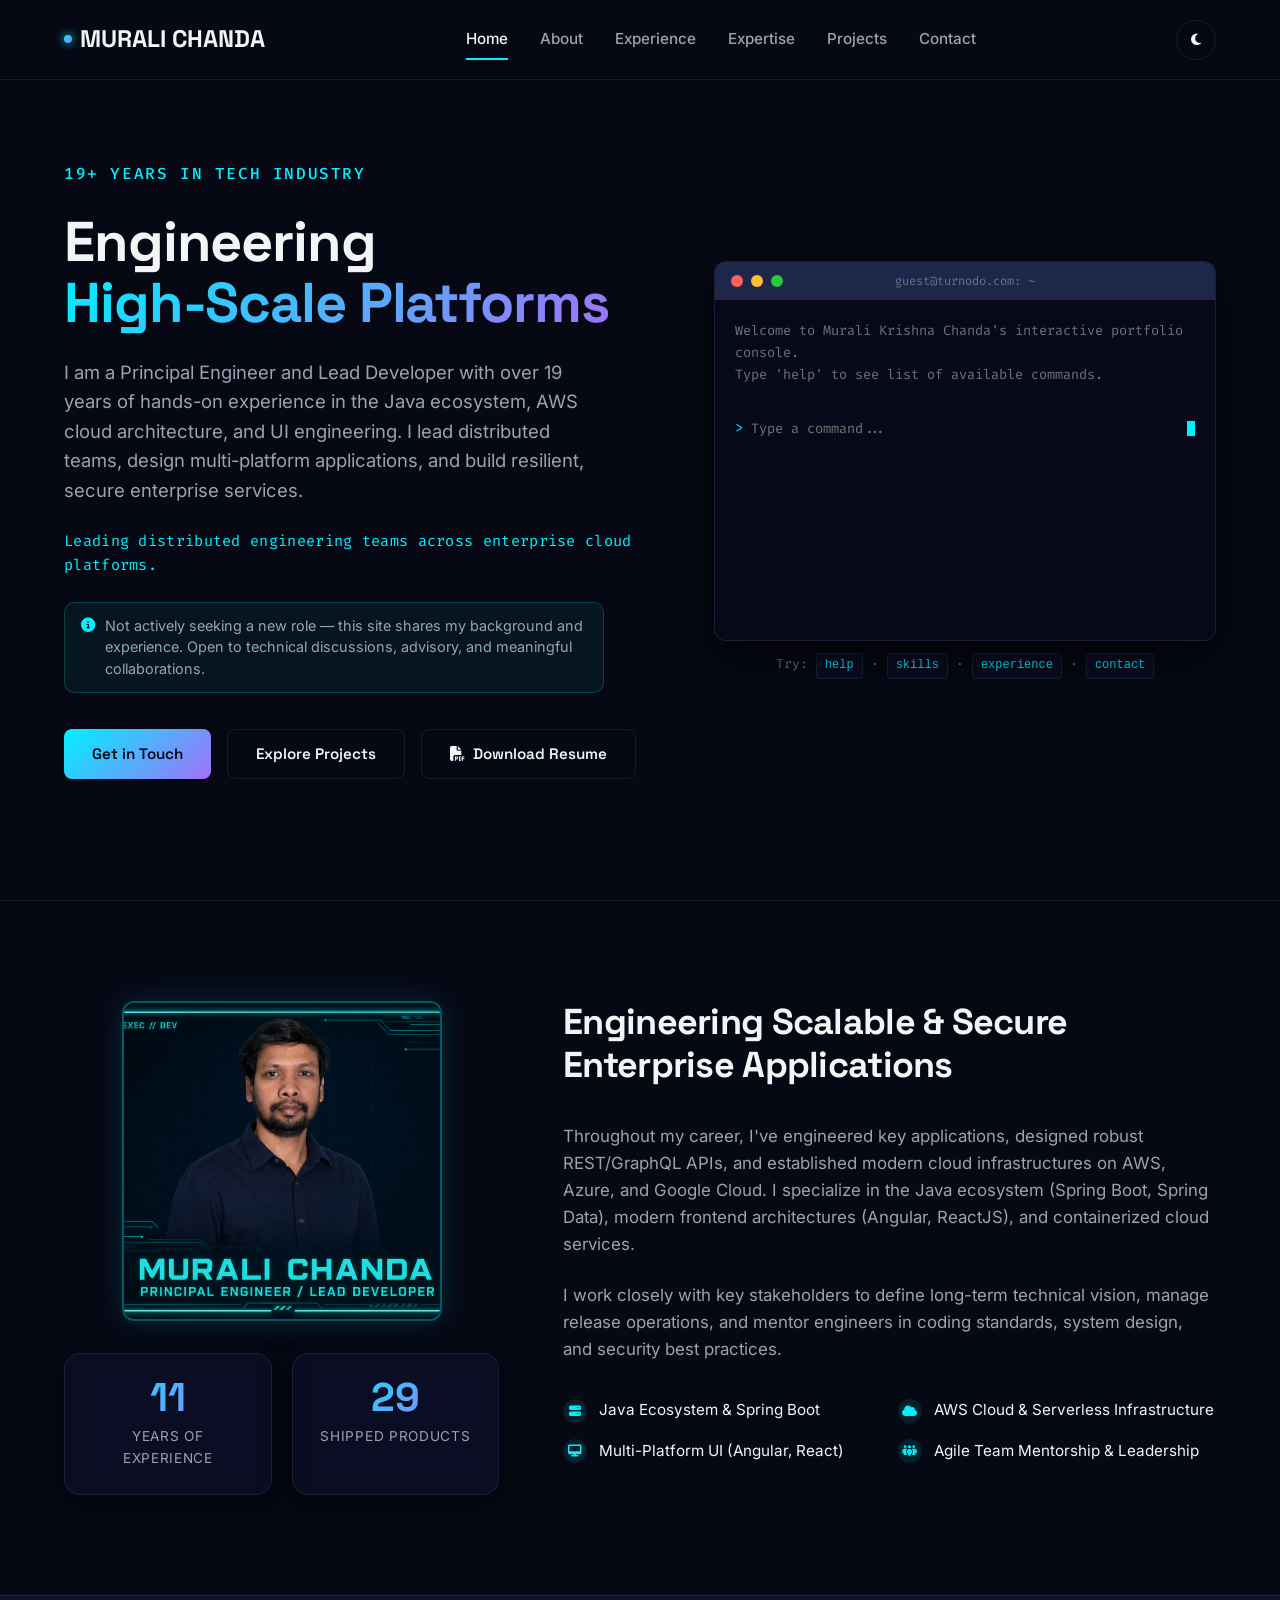
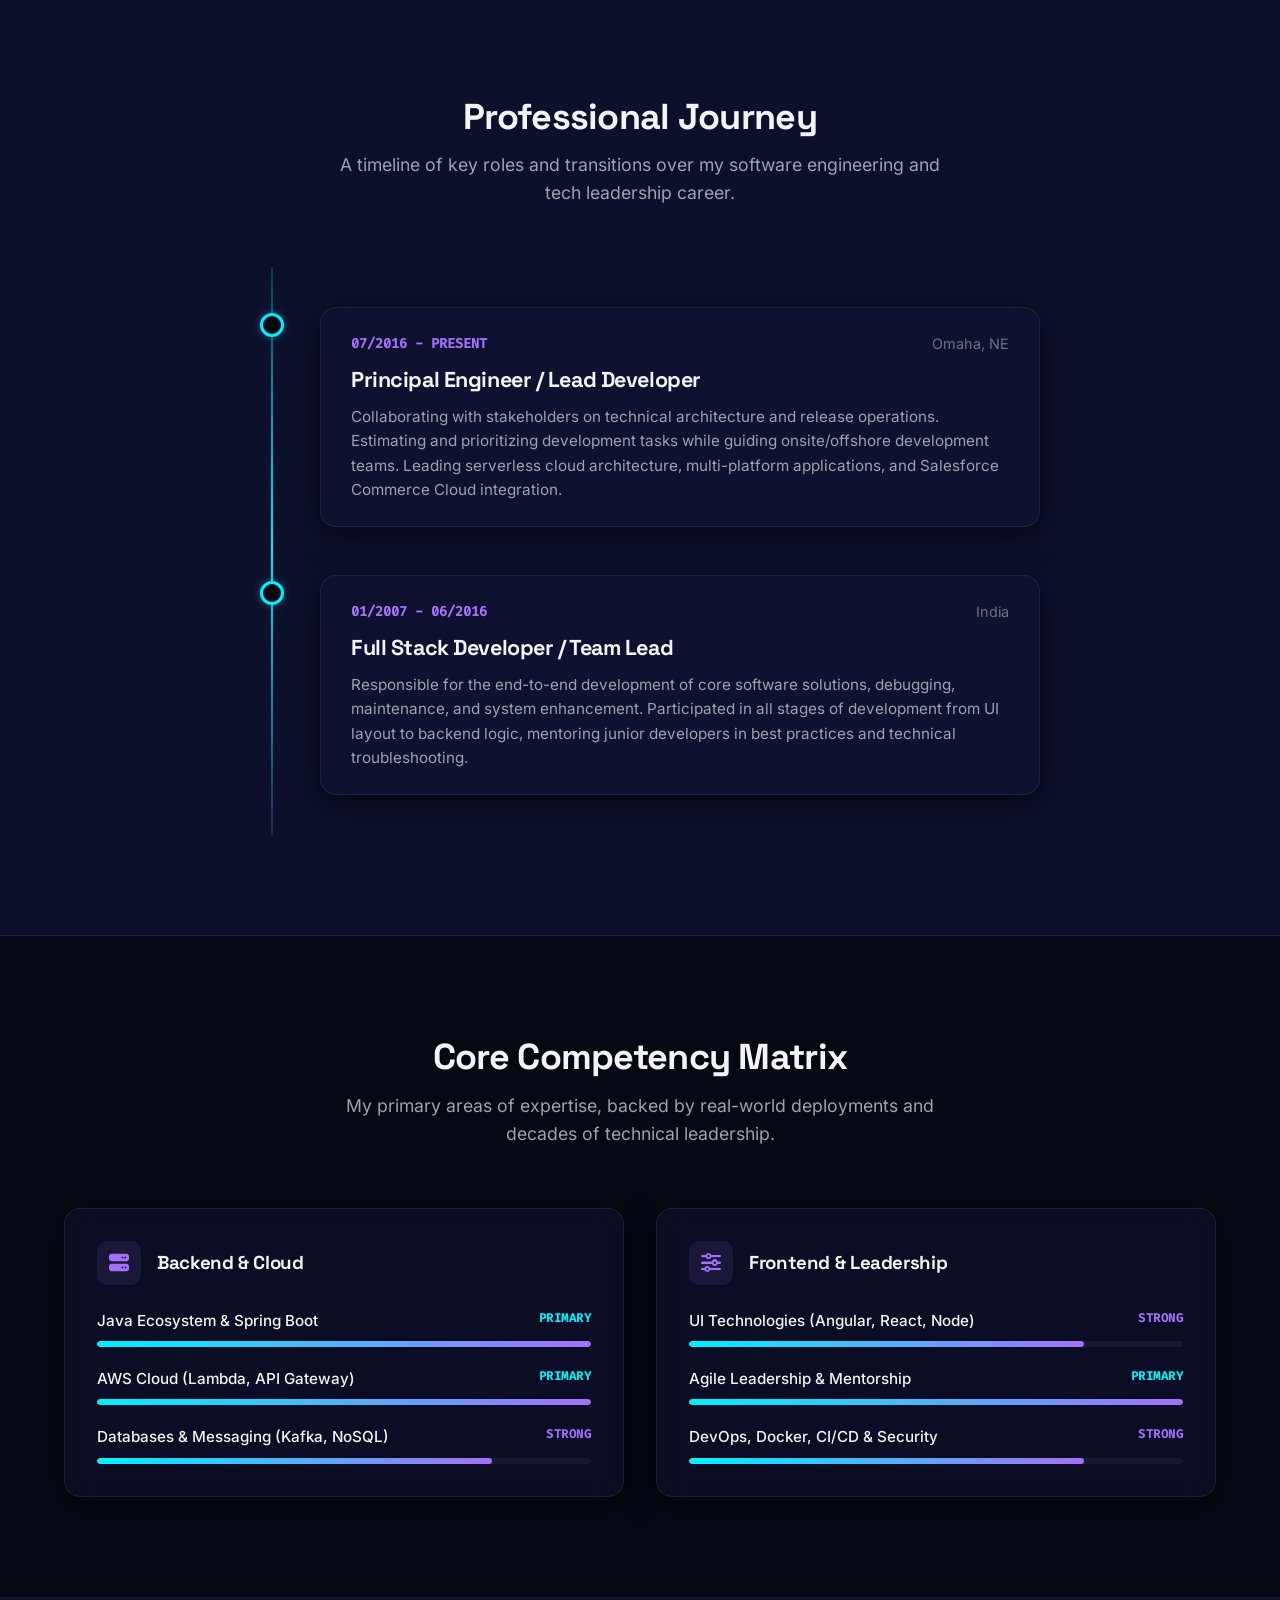
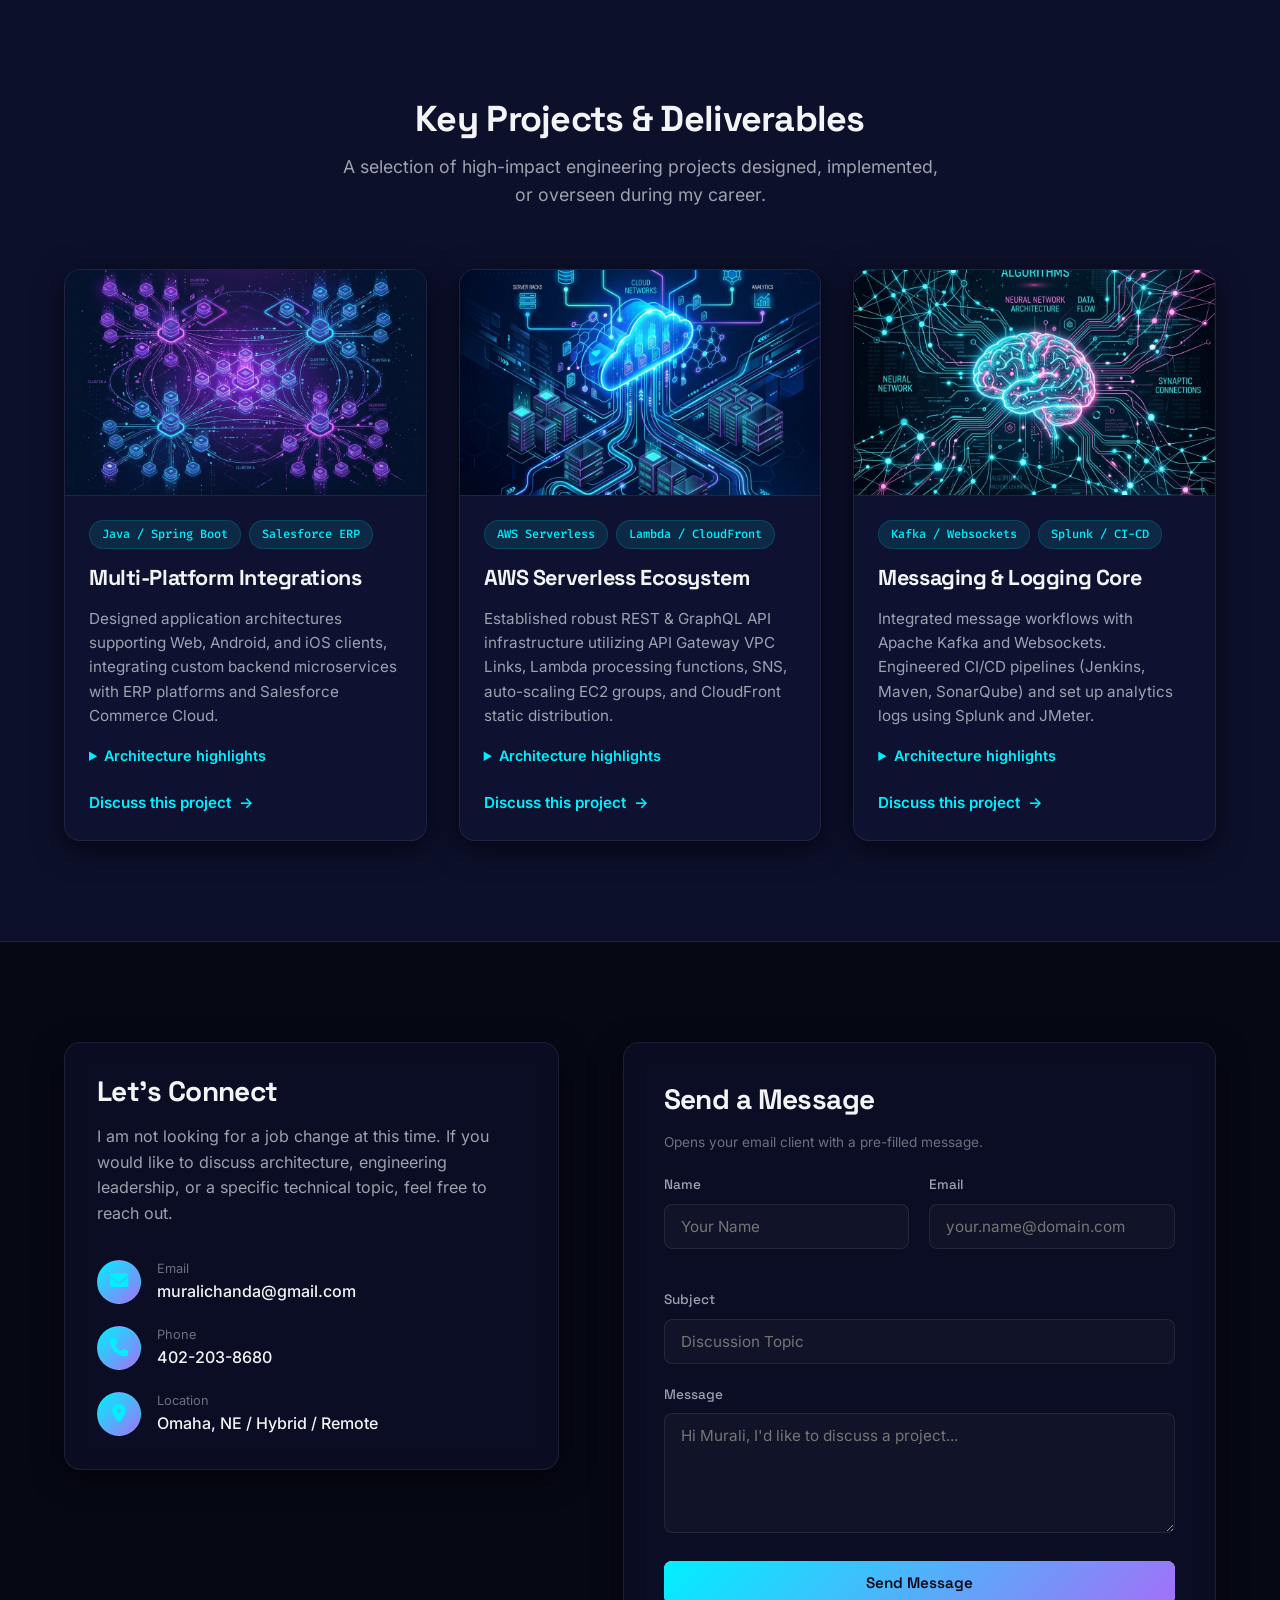
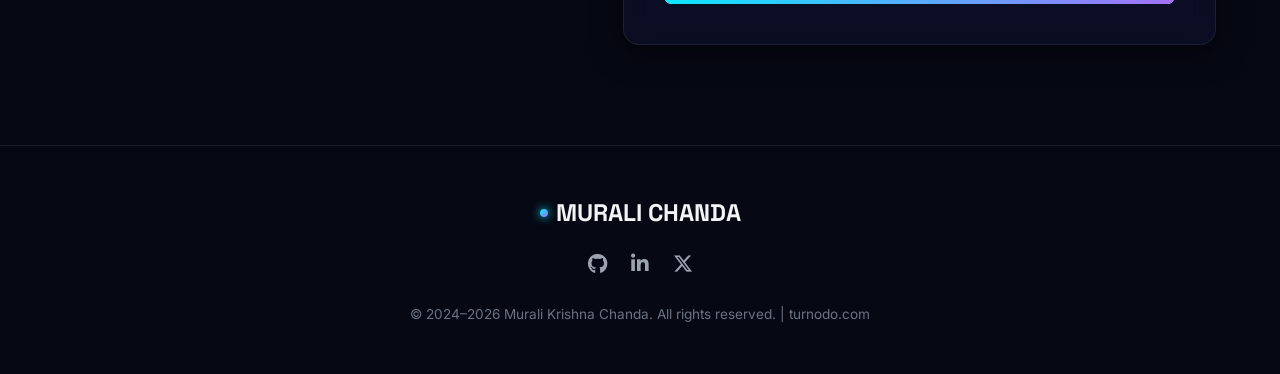
<file: index.html>
<!DOCTYPE html>
<html lang="en" data-theme="dark">
<head>
  <meta charset="UTF-8">
  <meta name="viewport" content="width=device-width, initial-scale=1.0">
  <title>Murali Krishna Chanda | Principal Engineer & Lead Developer</title>
  <meta name="description" content="Personal portfolio of Murali Krishna Chanda, a veteran principal engineer and lead developer with 19+ years of experience engineering high-scale Java systems, AWS cloud setups, and leading teams.">
  <meta name="theme-color" content="#060814">
  <link rel="canonical" href="https://turnodo.com/">

  <!-- Open Graph -->
  <meta property="og:type" content="website">
  <meta property="og:url" content="https://turnodo.com/">
  <meta property="og:title" content="Murali Krishna Chanda | Principal Engineer & Lead Developer">
  <meta property="og:description" content="Principal engineer and lead developer with 19+ years building high-scale Java systems, AWS cloud platforms, and distributed engineering teams.">
  <meta property="og:image" content="https://turnodo.com/assets/avatar.png">

  <!-- Twitter / X -->
  <meta name="twitter:card" content="summary_large_image">
  <meta name="twitter:site" content="@muralichanda">
  <meta name="twitter:title" content="Murali Krishna Chanda | Principal Engineer & Lead Developer">
  <meta name="twitter:description" content="Principal engineer and lead developer with 19+ years building high-scale Java systems, AWS cloud platforms, and distributed engineering teams.">
  <meta name="twitter:image" content="https://turnodo.com/assets/avatar.png">

  <link rel="icon" href="favicon.svg" type="image/svg+xml">
  <link rel="apple-touch-icon" href="assets/avatar.png">

<link rel="stylesheet" href="css/fonts.css">
<link rel="stylesheet" href="css/style.css">

<link rel="stylesheet" href="https://cdnjs.cloudflare.com/ajax/libs/font-awesome/6.4.0/css/all.min.css" integrity="sha512-iecdLmaskl7CVkqkXNQ/ZH/XLlvWZOJyj7Yy7tcenmpD1ypASozpmT/E0iPtmFIB46ZmdtAc9eNBvH0H/ZpiBw==" crossorigin="anonymous" referrerpolicy="no-referrer">

  <script type="application/ld+json">
  {
    "@context": "https://schema.org",
    "@type": "Person",
    "name": "Murali Krishna Chanda",
    "jobTitle": "Principal Engineer & Lead Developer",
    "url": "https://turnodo.com",
    "email": "muralichanda@gmail.com",
    "address": {
      "@type": "PostalAddress",
      "addressLocality": "Omaha",
      "addressRegion": "NE",
      "addressCountry": "US"
    },
    "sameAs": [
      "https://github.com/muralichanda",
      "https://www.linkedin.com/in/muralichanda/",
      "https://x.com/muralichanda"
    ]
  }
  </script>
  <meta name="author" content="Murali Krishna Chanda">
  <meta name="robots" content="index, follow">
  <meta name="keywords" content="Murali Krishna Chanda, Principal Engineer, Portfolio, Java, AWS, Cloud, Software Engineer">
</head>
<body>

  <a href="#main-content" class="skip-link">Skip to main content</a>

  <!-- -------------------------------------------------------------
       Navbar Header
  ------------------------------------------------------------- -->
  <header class="navbar" id="navbar" role="banner">
    <div class="container">
      <a href="#home" class="logo" id="logo-link">
        <span class="logo-dot bg-gradient-accent"></span>
        MURALI CHANDA
      </a>
      
      <nav class="nav-menu" id="nav-menu" role="navigation" aria-label="Main navigation">
        <a href="#home" class="nav-link active" aria-label="Home">Home</a>
        <a href="#about" class="nav-link" aria-label="About">About</a>
        <a href="#experience" class="nav-link" aria-label="Experience">Experience</a>
        <a href="#skills" class="nav-link" aria-label="Expertise">Expertise</a>
        <a href="#portfolio" class="nav-link" aria-label="Projects">Projects</a>
        <a href="#contact" class="nav-link" aria-label="Contact">Contact</a>
      </nav>
      
      <div class="nav-actions">
        <button class="theme-toggle-btn" id="theme-toggle" aria-label="Toggle theme">
          <i class="fa-solid fa-moon moon-icon"></i>
          <i class="fa-solid fa-sun sun-icon"></i>
        </button>
        
        <button class="mobile-nav-toggle" id="mobile-nav-toggle" aria-label="Toggle mobile menu" aria-expanded="false" aria-controls="nav-menu">
          <i class="fa-solid fa-bars"></i>
        </button>
      </div>
    </div>
  </header>

  <main id="main-content">

  <!-- -------------------------------------------------------------
       Hero Section
  ------------------------------------------------------------- -->
  <section class="hero-section" id="home">
    <div class="hero-bg"></div>
    <div class="container">
      <div class="hero-grid">
        <div class="hero-content">
          <span class="hero-pretitle">19+ YEARS IN TECH INDUSTRY</span>
          <h1 class="hero-title">Engineering <br><span class="text-gradient">High-Scale Platforms</span></h1>
          <p class="hero-description">
            I am a Principal Engineer and Lead Developer with over 19 years of hands-on experience in the Java ecosystem, AWS cloud architecture, and UI engineering. I lead distributed teams, design multi-platform applications, and build resilient, secure enterprise services.
          </p>
          <p class="hero-proof">Leading distributed engineering teams across enterprise cloud platforms.</p>
          <p class="availability-notice" role="note">
            <i class="fa-solid fa-circle-info" aria-hidden="true"></i>
            Not actively seeking a new role — this site shares my background and experience. Open to technical discussions, advisory, and meaningful collaborations.
          </p>
          <div class="hero-buttons">
            <a href="#contact" class="btn btn-primary">Get in Touch</a>
            <a href="#portfolio" class="btn btn-secondary">Explore Projects</a>
            <a href="assets/resume.pdf" class="btn btn-secondary btn-resume" download>
              <i class="fa-solid fa-file-pdf" aria-hidden="true"></i> Download Resume
            </a>
          </div>
        </div>
        
        <div class="hero-terminal">
          <div class="terminal-window glass-panel">
            <div class="terminal-header">
              <div class="terminal-buttons">
                <span class="terminal-btn terminal-close"></span>
                <span class="terminal-btn terminal-minimize"></span>
                <span class="terminal-btn terminal-expand"></span>
              </div>
              <span class="terminal-title">guest@turnodo.com: ~</span>
            </div>
            <div class="terminal-body" id="terminal-body">
              <div class="terminal-welcome">
                Welcome to Murali Krishna Chanda's interactive portfolio console.<br>
                Type 'help' to see list of available commands.<br>&nbsp;
              </div>
              
              <div class="terminal-input-line">
                <span class="terminal-prompt">></span>
                <input type="text" id="terminal-input" placeholder="Type a command..." autocomplete="off" aria-label="Terminal command input">
                <span class="terminal-cursor" aria-hidden="true"></span>
              </div>
            </div>
          </div>
          <p class="terminal-hint">Try: <kbd>help</kbd> · <kbd>skills</kbd> · <kbd>experience</kbd> · <kbd>contact</kbd></p>
        </div>
      </div>
    </div>
  </section>

  <!-- -------------------------------------------------------------
       About / Profile Section
  ------------------------------------------------------------- -->
  <section class="about-section fade-in-section" id="about">
    <div class="container">
      <div class="about-grid">
        <div class="about-visual">
          <div class="profile-portrait">
            <div class="avatar-wrapper avatar-wrapper--portrait">
              <img src="assets/avatar.png" alt="Murali Krishna Chanda — Principal Engineer and Lead Developer" width="400" height="400" fetchpriority="high">
            </div>
          </div>
          <div class="stats-grid">
            <div class="stat-card glass-panel">
              <div class="stat-number text-gradient" id="years-stat" data-count="19">0+</div>
              <div class="stat-label">Years of Experience</div>
            </div>
            <div class="stat-card glass-panel">
              <div class="stat-number text-gradient" id="projects-stat" data-count="50">0+</div>
              <div class="stat-label">Shipped Products</div>
            </div>
          </div>
        </div>
        
        <div class="about-text">
          <h2 class="section-title">Engineering Scalable & Secure Enterprise Applications</h2>
          <p class="about-paragraph">
            Throughout my career, I've engineered key applications, designed robust REST/GraphQL APIs, and established modern cloud infrastructures on AWS, Azure, and Google Cloud. I specialize in the Java ecosystem (Spring Boot, Spring Data), modern frontend architectures (Angular, ReactJS), and containerized cloud services.
          </p>
          <p class="about-paragraph">
            I work closely with key stakeholders to define long-term technical vision, manage release operations, and mentor engineers in coding standards, system design, and security best practices.
          </p>
          
          <div class="about-bullet-grid">
            <div class="about-bullet">
              <span class="about-bullet-icon"><i class="fa-solid fa-server"></i></span>
              <span>Java Ecosystem & Spring Boot</span>
            </div>
            <div class="about-bullet">
              <span class="about-bullet-icon"><i class="fa-solid fa-cloud"></i></span>
              <span>AWS Cloud & Serverless Infrastructure</span>
            </div>
            <div class="about-bullet">
              <span class="about-bullet-icon"><i class="fa-solid fa-desktop"></i></span>
              <span>Multi-Platform UI (Angular, React)</span>
            </div>
            <div class="about-bullet">
              <span class="about-bullet-icon"><i class="fa-solid fa-people-group"></i></span>
              <span>Agile Team Mentorship & Leadership</span>
            </div>
          </div>
        </div>
      </div>
    </div>
  </section>

  <!-- -------------------------------------------------------------
       Career Timeline Section
  ------------------------------------------------------------- -->
  <section class="timeline-section fade-in-section" id="experience">
    <div class="container">
      <div class="section-header">
        <h2 class="section-title">Professional Journey</h2>
        <p class="section-subtitle section-subtitle--centered">A timeline of key roles and transitions over my software engineering and tech leadership career.</p>
      </div>
      
      <div class="timeline-container">
        <!-- Milestone 1 -->
        <div class="timeline-item">
          <div class="timeline-dot"></div>
          <div class="timeline-card glass-panel">
            <div class="timeline-meta">
              <span class="timeline-date">07/2016 - PRESENT</span>
              <span class="timeline-company">Omaha, NE</span>
            </div>
            <h3 class="timeline-title-text">Principal Engineer / Lead Developer</h3>
            <p class="timeline-desc">
              Collaborating with stakeholders on technical architecture and release operations. Estimating and prioritizing development tasks while guiding onsite/offshore development teams. Leading serverless cloud architecture, multi-platform applications, and Salesforce Commerce Cloud integration.
            </p>
          </div>
        </div>
        
        <!-- Milestone 2 -->
        <div class="timeline-item">
          <div class="timeline-dot"></div>
          <div class="timeline-card glass-panel">
            <div class="timeline-meta">
              <span class="timeline-date">01/2007 - 06/2016</span>
              <span class="timeline-company">India</span>
            </div>
            <h3 class="timeline-title-text">Full Stack Developer / Team Lead</h3>
            <p class="timeline-desc">
              Responsible for the end-to-end development of core software solutions, debugging, maintenance, and system enhancement. Participated in all stages of development from UI layout to backend logic, mentoring junior developers in best practices and technical troubleshooting.
            </p>
          </div>
        </div>
      </div>
    </div>
  </section>

  <!-- -------------------------------------------------------------
       Expertise Section
  ------------------------------------------------------------- -->
  <section class="skills-section fade-in-section" id="skills">
    <div class="container">
      <div class="section-header">
        <h2 class="section-title">Core Competency Matrix</h2>
        <p class="section-subtitle section-subtitle--centered">My primary areas of expertise, backed by real-world deployments and decades of technical leadership.</p>
      </div>
      
      <div class="skills-grid">
        <!-- Category 1: Backend & Cloud -->
        <div class="skill-category glass-panel">
          <div class="skill-category-header">
            <span class="skill-category-icon"><i class="fa-solid fa-server"></i></span>
            <h3>Backend & Cloud</h3>
          </div>
          <div class="skill-list">
            <div class="skill-item">
              <div class="skill-info">
                <span class="skill-name">Java Ecosystem & Spring Boot</span>
                <span class="skill-level skill-level--primary">Primary</span>
              </div>
              <div class="skill-bar-bg">
                <div class="skill-bar-fill" data-level="primary"></div>
              </div>
            </div>
            <div class="skill-item">
              <div class="skill-info">
                <span class="skill-name">AWS Cloud (Lambda, API Gateway)</span>
                <span class="skill-level skill-level--primary">Primary</span>
              </div>
              <div class="skill-bar-bg">
                <div class="skill-bar-fill" data-level="primary"></div>
              </div>
            </div>
            <div class="skill-item">
              <div class="skill-info">
                <span class="skill-name">Databases & Messaging (Kafka, NoSQL)</span>
                <span class="skill-level skill-level--strong">Strong</span>
              </div>
              <div class="skill-bar-bg">
                <div class="skill-bar-fill" data-level="strong"></div>
              </div>
            </div>
          </div>
        </div>
        
        <!-- Category 2: Frontend & Leadership -->
        <div class="skill-category glass-panel">
          <div class="skill-category-header">
            <span class="skill-category-icon"><i class="fa-solid fa-sliders"></i></span>
            <h3>Frontend & Leadership</h3>
          </div>
          <div class="skill-list">
            <div class="skill-item">
              <div class="skill-info">
                <span class="skill-name">UI Technologies (Angular, React, Node)</span>
                <span class="skill-level skill-level--strong">Strong</span>
              </div>
              <div class="skill-bar-bg">
                <div class="skill-bar-fill" data-level="strong"></div>
              </div>
            </div>
            <div class="skill-item">
              <div class="skill-info">
                <span class="skill-name">Agile Leadership & Mentorship</span>
                <span class="skill-level skill-level--primary">Primary</span>
              </div>
              <div class="skill-bar-bg">
                <div class="skill-bar-fill" data-level="primary"></div>
              </div>
            </div>
            <div class="skill-item">
              <div class="skill-info">
                <span class="skill-name">DevOps, Docker, CI/CD & Security</span>
                <span class="skill-level skill-level--strong">Strong</span>
              </div>
              <div class="skill-bar-bg">
                <div class="skill-bar-fill" data-level="strong"></div>
              </div>
            </div>
          </div>
        </div>
      </div>
    </div>
  </section>

  <!-- -------------------------------------------------------------
       Portfolio Section
  ------------------------------------------------------------- -->
  <section class="portfolio-section fade-in-section" id="portfolio">
    <div class="container">
      <div class="section-header">
        <h2 class="section-title">Key Projects & Deliverables</h2>
        <p class="section-subtitle section-subtitle--centered">A selection of high-impact engineering projects designed, implemented, or overseen during my career.</p>
      </div>
      
      <div class="portfolio-grid">
        <!-- Project 1 -->
        <div class="project-card glass-panel">
          <div class="project-image-wrapper">
            <img src="assets/project-scale.png" alt="Multi-Platform Graphic" width="640" height="400" loading="lazy">
          </div>
          <div class="project-content">
            <div class="project-tags">
              <span class="tag">Java / Spring Boot</span>
              <span class="tag">Salesforce ERP</span>
            </div>
            <h3 class="project-title">Multi-Platform Integrations</h3>
            <p class="project-desc">
              Designed application architectures supporting Web, Android, and iOS clients, integrating custom backend microservices with ERP platforms and Salesforce Commerce Cloud.
            </p>
            <details class="project-details">
              <summary>Architecture highlights</summary>
              <ul>
                <li>Unified API layer for web and mobile clients</li>
                <li>ERP and Salesforce Commerce Cloud integration patterns</li>
                <li>Microservice boundaries aligned to business domains</li>
              </ul>
            </details>
            <a href="mailto:muralichanda@gmail.com?subject=Question%20about%20Multi-Platform%20Integrations" class="project-link">Discuss this project <span>&rarr;</span></a>
          </div>
        </div>
        
        <!-- Project 2 -->
        <div class="project-card glass-panel">
          <div class="project-image-wrapper">
            <img src="assets/project-cloud.png" alt="Cloud Infrastructure Graphic" width="640" height="400" loading="lazy">
          </div>
          <div class="project-content">
            <div class="project-tags">
              <span class="tag">AWS Serverless</span>
              <span class="tag">Lambda / CloudFront</span>
            </div>
            <h3 class="project-title">AWS Serverless Ecosystem</h3>
            <p class="project-desc">
              Established robust REST & GraphQL API infrastructure utilizing API Gateway VPC Links, Lambda processing functions, SNS, auto-scaling EC2 groups, and CloudFront static distribution.
            </p>
            <details class="project-details">
              <summary>Architecture highlights</summary>
              <ul>
                <li>API Gateway with VPC Links for private backend access</li>
                <li>Lambda-based processing and SNS event workflows</li>
                <li>CloudFront distribution for static and edge delivery</li>
              </ul>
            </details>
            <a href="mailto:muralichanda@gmail.com?subject=Question%20about%20AWS%20Serverless%20Ecosystem" class="project-link">Discuss this project <span>&rarr;</span></a>
          </div>
        </div>
        
        <!-- Project 3 -->
        <div class="project-card glass-panel">
          <div class="project-image-wrapper">
            <img src="assets/project-ai.png" alt="Neural Networks Graphic" width="640" height="400" loading="lazy">
          </div>
          <div class="project-content">
            <div class="project-tags">
              <span class="tag">Kafka / Websockets</span>
              <span class="tag">Splunk / CI-CD</span>
            </div>
            <h3 class="project-title">Messaging & Logging Core</h3>
            <p class="project-desc">
              Integrated message workflows with Apache Kafka and Websockets. Engineered CI/CD pipelines (Jenkins, Maven, SonarQube) and set up analytics logs using Splunk and JMeter.
            </p>
            <details class="project-details">
              <summary>Architecture highlights</summary>
              <ul>
                <li>Real-time messaging via Kafka and Websockets</li>
                <li>CI/CD with Jenkins, Maven, and SonarQube quality gates</li>
                <li>Operational visibility through Splunk and JMeter</li>
              </ul>
            </details>
            <a href="mailto:muralichanda@gmail.com?subject=Question%20about%20Messaging%20%26%20Logging%20Core" class="project-link">Discuss this project <span>&rarr;</span></a>
          </div>
        </div>
      </div>
    </div>
  </section>

  <!-- -------------------------------------------------------------
       Contact Section
  ------------------------------------------------------------- -->
  <section class="contact-section fade-in-section" id="contact">
    <div class="container">
      <div class="contact-grid">
        <div class="contact-info">
          <div class="contact-card glass-panel">
            <h2 class="contact-heading">Let's Connect</h2>
            <p class="contact-text">
              I am not looking for a job change at this time. If you would like to discuss architecture, engineering leadership, or a specific technical topic, feel free to reach out.
            </p>
            
            <div class="contact-methods">
              <a href="mailto:muralichanda@gmail.com" class="contact-method-item contact-method-link">
                <span class="contact-icon-box bg-gradient-accent"><i class="fa-solid fa-envelope"></i></span>
                <div>
                  <div class="contact-label">Email</div>
                  <div class="contact-value">muralichanda@gmail.com</div>
                </div>
              </a>
              <a href="tel:+14022038680" class="contact-method-item contact-method-link">
                <span class="contact-icon-box bg-gradient-accent"><i class="fa-solid fa-phone"></i></span>
                <div>
                  <div class="contact-label">Phone</div>
                  <div class="contact-value">402-203-8680</div>
                </div>
              </a>
              <div class="contact-method-item">
                <span class="contact-icon-box bg-gradient-accent"><i class="fa-solid fa-location-dot"></i></span>
                <div>
                  <div class="contact-label">Location</div>
                  <div class="contact-value">Omaha, NE / Hybrid / Remote</div>
                </div>
              </div>
            </div>
          </div>
        </div>
        
        <form class="contact-form glass-panel" id="contact-form" novalidate>
          <h2 class="contact-heading">Send a Message</h2>
          <p class="form-note">Opens your email client with a pre-filled message.</p>
          
          <div class="form-group-row">
            <div class="form-group">
              <label for="form-name">Name</label>
              <input type="text" id="form-name" class="form-control" placeholder="Your Name" required autocomplete="name">
            </div>
            <div class="form-group">
              <label for="form-email">Email</label>
              <input type="email" id="form-email" class="form-control" placeholder="your.name@domain.com" required autocomplete="email">
            </div>
          </div>
          
          <div class="form-group">
            <label for="form-subject">Subject</label>
            <input type="text" id="form-subject" class="form-control" placeholder="Discussion Topic" required>
          </div>
          
          <div class="form-group">
            <label for="form-message">Message</label>
            <textarea id="form-message" class="form-control" placeholder="Hi Murali, I'd like to discuss a project..." required></textarea>
          </div>
          
          <p class="form-status" id="form-status" role="status" aria-live="polite" hidden></p>
          <button type="submit" class="btn btn-primary btn-full-width">Send Message</button>
        </form>
      </div>
    </div>
  </section>

  </main>

  <!-- -------------------------------------------------------------
       Footer
  ------------------------------------------------------------- -->
  <footer class="footer" role="contentinfo">
    <div class="container">
      <div class="logo footer-logo">
        <span class="logo-dot bg-gradient-accent"></span>
        MURALI CHANDA
      </div>
      
      <div class="footer-socials">
        <a href="https://github.com/muralichanda" target="_blank" rel="noopener noreferrer" class="social-icon" aria-label="GitHub Profile"><i class="fa-brands fa-github"></i></a>
        <a href="https://www.linkedin.com/in/muralichanda/" target="_blank" rel="noopener noreferrer" class="social-icon" aria-label="LinkedIn Profile"><i class="fa-brands fa-linkedin-in"></i></a>
        <a href="https://x.com/muralichanda" target="_blank" rel="noopener noreferrer" class="social-icon" aria-label="X Profile"><i class="fa-brands fa-x-twitter"></i></a>
      </div>
      
      <div class="footer-copyright">
        &copy; <span id="footer-year">2026</span> Murali Krishna Chanda. All rights reserved. | turnodo.com
      </div>
    </div>
  </footer>

  <!-- Scripts -->


  <script src="js/site-content.js"></script>
  <script src="js/script.js"></script>
</body>
</html>
</file>
<file: css/fonts.css>
/* =================================================================
   Self-Hosted Fonts — Inter, Space Grotesk, Fira Code
   Eliminates FOUT/FOIT by loading fonts from local files.
   ================================================================= */

/* ----- Fira Code ----- */
@font-face {
  font-family: 'Fira Code';
  font-style: normal;
  font-weight: 400;
  font-display: block;
  src: url('../fonts/fira-code-400.ttf') format('truetype');
}
@font-face {
  font-family: 'Fira Code';
  font-style: normal;
  font-weight: 500;
  font-display: block;
  src: url('../fonts/fira-code-500.ttf') format('truetype');
}

/* ----- Inter ----- */
@font-face {
  font-family: 'Inter';
  font-style: normal;
  font-weight: 300;
  font-display: block;
  src: url('../fonts/inter-300.ttf') format('truetype');
}
@font-face {
  font-family: 'Inter';
  font-style: normal;
  font-weight: 400;
  font-display: block;
  src: url('../fonts/inter-400.ttf') format('truetype');
}
@font-face {
  font-family: 'Inter';
  font-style: normal;
  font-weight: 500;
  font-display: block;
  src: url('../fonts/inter-500.ttf') format('truetype');
}
@font-face {
  font-family: 'Inter';
  font-style: normal;
  font-weight: 600;
  font-display: block;
  src: url('../fonts/inter-600.ttf') format('truetype');
}
@font-face {
  font-family: 'Inter';
  font-style: normal;
  font-weight: 700;
  font-display: block;
  src: url('../fonts/inter-700.ttf') format('truetype');
}

/* ----- Space Grotesk ----- */
@font-face {
  font-family: 'Space Grotesk';
  font-style: normal;
  font-weight: 400;
  font-display: block;
  src: url('../fonts/space-grotesk-400.ttf') format('truetype');
}
@font-face {
  font-family: 'Space Grotesk';
  font-style: normal;
  font-weight: 500;
  font-display: block;
  src: url('../fonts/space-grotesk-500.ttf') format('truetype');
}
@font-face {
  font-family: 'Space Grotesk';
  font-style: normal;
  font-weight: 600;
  font-display: block;
  src: url('../fonts/space-grotesk-600.ttf') format('truetype');
}
@font-face {
  font-family: 'Space Grotesk';
  font-style: normal;
  font-weight: 700;
  font-display: block;
  src: url('../fonts/space-grotesk-700.ttf') format('truetype');
}
</file>
<file: css/style.css>
/* -------------------------------------------------------------
   Design Tokens & CSS Variables
------------------------------------------------------------- */
:root {
  /* Colors - Dark Mode (Default) */
  --bg-primary: #060814;
  --bg-secondary: #0c102b;
  --bg-card: rgba(18, 24, 58, 0.4);
  --bg-card-hover: rgba(26, 34, 78, 0.6);
  --border-color: rgba(255, 255, 255, 0.08);
  --border-color-hover: rgba(0, 240, 255, 0.3);
  
  --text-primary: #f3f4f6;
  --text-secondary: #9ca3af;
  --text-muted: #6b7280;
  
  --accent-primary: #00f0ff;
  --accent-primary-rgb: 0, 240, 255;
  --accent-secondary: #a370f7;
  --accent-secondary-rgb: 163, 112, 247;
  
  --terminal-header: #1e264a;
  --terminal-bg: rgba(7, 9, 26, 0.9);
  
  --shadow-sm: 0 2px 8px rgba(0, 0, 0, 0.5);
  --shadow-md: 0 8px 30px rgba(0, 0, 0, 0.6);
  --shadow-lg: 0 16px 40px rgba(0, 0, 0, 0.7);
  --glow-shadow: 0 0 20px rgba(0, 240, 255, 0.15);

  /* Fonts */
  --font-headings: 'Space Grotesk', sans-serif;
  --font-body: 'Inter', sans-serif;
  --font-mono: 'Fira Code', monospace;
  
  /* Transitions */
  --transition-fast: 0.2s cubic-bezier(0.4, 0, 0.2, 1);
  --transition-normal: 0.3s cubic-bezier(0.4, 0, 0.2, 1);
  --transition-slow: 0.5s cubic-bezier(0.4, 0, 0.2, 1);
}

/* Light Mode Variables Override */
[data-theme="light"] {
  --bg-primary: #e8e2d9;
  --bg-secondary: #dfd8cd;
  --bg-card: rgba(245, 240, 232, 0.7);
  --bg-card-hover: rgba(245, 240, 232, 0.92);
  --border-color: rgba(80, 60, 30, 0.12);
  --border-color-hover: rgba(10, 100, 92, 0.35);
  
  --text-primary: #1c1917;
  --text-secondary: #3b3530;
  --text-muted: #57524c;
  
  --accent-primary: #0a7e74;
  --accent-primary-rgb: 10, 126, 116;
  --accent-secondary: #6d28d9;
  --accent-secondary-rgb: 109, 40, 217;
  
  --terminal-header: #d4cdc3;
  --terminal-bg: rgba(232, 226, 217, 0.97);
  
  --shadow-sm: 0 2px 8px rgba(60, 40, 10, 0.09);
  --shadow-md: 0 8px 30px rgba(60, 40, 10, 0.12);
  --shadow-lg: 0 16px 40px rgba(60, 40, 10, 0.16);
  --glow-shadow: 0 0 20px rgba(10, 126, 116, 0.1);
}

/* -------------------------------------------------------------
   Reset & Base Styles
------------------------------------------------------------- */
* {
  box-sizing: border-box;
  margin: 0;
  padding: 0;
}

html {
  scroll-behavior: smooth;
}

body {
  background-color: var(--bg-primary);
  color: var(--text-primary);
  font-family: var(--font-body);
  line-height: 1.6;
  overflow-x: hidden;
  transition: background-color var(--transition-normal), color var(--transition-normal);
}

h1, h2, h3, h4, h5, h6 {
  font-family: var(--font-headings);
  font-weight: 700;
  letter-spacing: -0.02em;
  line-height: 1.2;
}

a {
  color: inherit;
  text-decoration: none;
  transition: color var(--transition-fast);
}

ul {
  list-style: none;
}

img {
  max-width: 100%;
  display: block;
}

input, textarea, button {
  font-family: inherit;
}

/* Custom Scrollbar */
::-webkit-scrollbar {
  width: 10px;
}

::-webkit-scrollbar-track {
  background: var(--bg-primary);
}

::-webkit-scrollbar-thumb {
  background: var(--bg-secondary);
  border: 2px solid var(--bg-primary);
  border-radius: 8px;
}

::-webkit-scrollbar-thumb:hover {
  background: var(--border-color-hover);
}

/* -------------------------------------------------------------
   Reusable Styles & Utilities
------------------------------------------------------------- */
.container {
  width: 100%;
  max-width: 1200px;
  margin: 0 auto;
  padding: 0 24px;
}

.text-gradient {
  background: linear-gradient(135deg, var(--accent-primary) 0%, var(--accent-secondary) 100%);
  -webkit-background-clip: text;
  -webkit-text-fill-color: transparent;
  background-clip: text;
}

.bg-gradient-accent {
  background: linear-gradient(135deg, var(--accent-primary) 0%, var(--accent-secondary) 100%);
}

.glass-panel {
  background: var(--bg-card);
  backdrop-filter: blur(12px);
  -webkit-backdrop-filter: blur(12px);
  border: 1px solid var(--border-color);
  border-radius: 16px;
  box-shadow: var(--shadow-md);
  transition: border-color var(--transition-normal), background-color var(--transition-normal), box-shadow var(--transition-normal);
}

.glass-panel:hover {
  border-color: var(--border-color-hover);
  box-shadow: var(--shadow-lg), var(--glow-shadow);
  background: var(--bg-card-hover);
}

.btn {
  display: inline-flex;
  align-items: center;
  justify-content: center;
  padding: 12px 28px;
  border-radius: 8px;
  font-family: var(--font-headings);
  font-weight: 600;
  font-size: 0.95rem;
  cursor: pointer;
  transition: all var(--transition-normal);
  border: none;
  gap: 8px;
}

.btn-primary {
  color: #060814;
  position: relative;
  overflow: hidden;
  z-index: 1;
}

.btn-primary::before {
  content: '';
  position: absolute;
  top: 0;
  left: 0;
  width: 100%;
  height: 100%;
  background: linear-gradient(135deg, var(--accent-primary) 0%, var(--accent-secondary) 100%);
  z-index: -1;
  transition: opacity var(--transition-normal);
}

.btn-primary:hover::before {
  opacity: 0.85;
}

.btn-primary:hover {
  box-shadow: 0 0 20px rgba(0, 240, 255, 0.4);
  transform: translateY(-2px);
}

.btn-secondary {
  background: transparent;
  color: var(--text-primary);
  border: 1px solid var(--border-color);
}

.btn-secondary:hover {
  border-color: var(--accent-primary);
  background: rgba(var(--accent-primary-rgb), 0.05);
  transform: translateY(-2px);
}

.section-title {
  font-size: 2.25rem;
  margin-bottom: 12px;
  position: relative;
  display: inline-block;
}

.section-subtitle {
  color: var(--text-secondary);
  font-size: 1.1rem;
  margin-bottom: 60px;
  max-width: 600px;
}

.section-header {
  text-align: center;
}

.section-subtitle--centered {
  margin-left: auto;
  margin-right: auto;
}

.skip-link {
  position: absolute;
  top: -100px;
  left: 16px;
  z-index: 200;
  padding: 10px 16px;
  border-radius: 8px;
  background: var(--accent-primary);
  color: #060814;
  font-weight: 600;
  transition: top var(--transition-fast);
}

.skip-link:focus {
  top: 16px;
  outline: 2px solid var(--accent-secondary);
  outline-offset: 2px;
}

.btn-full-width {
  width: 100%;
}

.hero-proof {
  font-size: 0.95rem;
  color: var(--accent-primary);
  font-family: var(--font-mono);
  letter-spacing: 0.02em;
}

.availability-notice {
  display: flex;
  align-items: flex-start;
  gap: 10px;
  padding: 12px 16px;
  border-radius: 10px;
  border: 1px solid rgba(var(--accent-primary-rgb), 0.2);
  background: rgba(var(--accent-primary-rgb), 0.06);
  font-size: 0.9rem;
  color: var(--text-secondary);
  line-height: 1.5;
  max-width: 540px;
}

.availability-notice i {
  color: var(--accent-primary);
  margin-top: 3px;
  flex-shrink: 0;
}

.terminal-hint {
  margin-top: 12px;
  font-size: 0.8rem;
  color: var(--text-muted);
  font-family: var(--font-mono);
  text-align: center;
}

.terminal-hint kbd {
  display: inline-block;
  padding: 2px 8px;
  border-radius: 4px;
  border: 1px solid var(--border-color);
  background: var(--bg-card);
  color: var(--accent-primary);
  font-size: 0.75rem;
}

.contact-method-link {
  transition: color var(--transition-fast);
}

.contact-method-link:hover {
  color: var(--accent-primary);
}

.contact-method-link:hover .contact-value {
  text-decoration: underline;
}

.form-note {
  font-size: 0.85rem;
  color: var(--text-muted);
  margin-bottom: 20px;
}

.form-status {
  font-size: 0.9rem;
  margin-bottom: 16px;
  padding: 12px 16px;
  border-radius: 8px;
}

.form-status--success {
  color: var(--accent-primary);
  background: rgba(var(--accent-primary-rgb), 0.08);
  border: 1px solid rgba(var(--accent-primary-rgb), 0.2);
}

.form-status--error {
  color: #f87171;
  background: rgba(248, 113, 113, 0.08);
  border: 1px solid rgba(248, 113, 113, 0.2);
}

.project-details {
  font-size: 0.9rem;
  color: var(--text-secondary);
}

.project-details summary {
  cursor: pointer;
  color: var(--accent-primary);
  font-weight: 600;
  margin-bottom: 8px;
}

.project-details ul {
  list-style: disc;
  padding-left: 20px;
  display: flex;
  flex-direction: column;
  gap: 6px;
}

.tag {
  display: inline-block;
  padding: 4px 12px;
  border-radius: 20px;
  font-size: 0.75rem;
  font-family: var(--font-mono);
  font-weight: 500;
  background: rgba(var(--accent-primary-rgb), 0.1);
  color: var(--accent-primary);
  border: 1px solid rgba(var(--accent-primary-rgb), 0.15);
}

/* -------------------------------------------------------------
   Navbar Styling
------------------------------------------------------------- */
.navbar {
  position: fixed;
  top: 0;
  left: 0;
  width: 100%;
  height: 80px;
  z-index: 100;
  display: flex;
  align-items: center;
  border-bottom: 1px solid var(--border-color);
  background: rgba(var(--bg-primary), 0.7);
  backdrop-filter: blur(12px);
  -webkit-backdrop-filter: blur(12px);
  transition: all var(--transition-normal);
}

.navbar-scrolled {
  height: 70px;
  background: rgba(var(--bg-primary), 0.9);
}

.navbar .container {
  display: flex;
  justify-content: space-between;
  align-items: center;
}

.logo {
  font-family: var(--font-headings);
  font-size: 1.5rem;
  font-weight: 700;
  display: flex;
  align-items: center;
  gap: 8px;
}

.logo-dot {
  width: 8px;
  height: 8px;
  border-radius: 50%;
  box-shadow: 0 0 10px var(--accent-primary);
}

.nav-menu {
  display: flex;
  align-items: center;
  gap: 32px;
}

.nav-link {
  font-size: 0.95rem;
  font-weight: 500;
  color: var(--text-secondary);
  position: relative;
  padding: 8px 0;
}

.nav-link:hover, .nav-link.active {
  color: var(--text-primary);
}

.nav-link::after {
  content: '';
  position: absolute;
  bottom: 0;
  left: 0;
  width: 0;
  height: 2px;
  background: var(--accent-primary);
  transition: width var(--transition-normal);
}

.nav-link:hover::after, .nav-link.active::after {
  width: 100%;
}

.nav-actions {
  display: flex;
  align-items: center;
  gap: 16px;
}

.theme-toggle-btn {
  background: transparent;
  border: 1px solid var(--border-color);
  width: 40px;
  height: 40px;
  border-radius: 50%;
  cursor: pointer;
  display: flex;
  align-items: center;
  justify-content: center;
  color: var(--text-primary);
  transition: all var(--transition-normal);
}

.theme-toggle-btn:hover {
  border-color: var(--accent-primary);
  color: var(--accent-primary);
}

.theme-toggle-btn .sun-icon {
  display: none;
}

[data-theme="light"] .theme-toggle-btn .moon-icon {
  display: none;
}

[data-theme="light"] .theme-toggle-btn .sun-icon {
  display: block;
}

/* Mobile Nav Toggle */
.mobile-nav-toggle {
  display: none;
  background: transparent;
  border: none;
  color: var(--text-primary);
  font-size: 1.5rem;
  cursor: pointer;
}

/* -------------------------------------------------------------
   Hero Section
------------------------------------------------------------- */
.hero-section {
  position: relative;
  min-height: 100vh;
  display: flex;
  align-items: center;
  padding: 120px 0 80px 0;
  overflow: hidden;
}

/* Backdrop Grid */
.hero-bg {
  position: absolute;
  top: 0;
  left: 0;
  width: 100%;
  height: 100%;
  z-index: -1;
  background-image: linear-gradient(rgba(var(--bg-primary), 0.8), var(--bg-primary)), url('../assets/hero-bg.png');
  background-size: cover;
  background-position: center;
  opacity: 0.35;
}

[data-theme="light"] .hero-bg {
  opacity: 0.15;
}

.hero-grid {
  display: grid;
  grid-template-columns: 1.2fr 1fr;
  gap: 48px;
  align-items: center;
}

.hero-content {
  display: flex;
  flex-direction: column;
  gap: 24px;
}

.hero-pretitle {
  font-family: var(--font-mono);
  font-weight: 500;
  letter-spacing: 0.1em;
  color: var(--accent-primary);
}

.hero-title {
  font-size: 3.5rem;
  line-height: 1.1;
}

.hero-description {
  font-size: 1.15rem;
  color: var(--text-secondary);
  max-width: 540px;
}

.hero-buttons {
  display: flex;
  gap: 16px;
  margin-top: 12px;
}

/* Terminal Emulator */
.terminal-window {
  width: 100%;
  height: 380px;
  display: flex;
  flex-direction: column;
  overflow: hidden;
  border-radius: 12px;
  border: 1px solid var(--border-color);
  box-shadow: var(--shadow-lg);
  font-family: var(--font-mono);
  font-size: 0.85rem;
}

.terminal-header {
  height: 38px;
  background: var(--terminal-header);
  display: flex;
  align-items: center;
  padding: 0 16px;
  position: relative;
}

.terminal-buttons {
  display: flex;
  gap: 8px;
}

.terminal-btn {
  width: 12px;
  height: 12px;
  border-radius: 50%;
}

.terminal-close { background-color: #ff5f56; }
.terminal-minimize { background-color: #ffbd2e; }
.terminal-expand { background-color: #27c93f; }

.terminal-title {
  position: absolute;
  left: 50%;
  transform: translateX(-50%);
  color: var(--text-muted);
  font-size: 0.75rem;
}

.terminal-body {
  flex: 1;
  background: var(--terminal-bg);
  padding: 20px;
  overflow-y: auto;
  color: #38bdf8;
  display: flex;
  flex-direction: column;
  gap: 10px;
}

[data-theme="light"] .terminal-body {
  color: #0d9488;
}

.terminal-welcome {
  color: var(--text-muted);
}

.terminal-output {
  white-space: pre-wrap;
  word-break: break-all;
  color: var(--text-primary);
}

.terminal-input-line {
  display: flex;
  align-items: center;
  gap: 8px;
  color: var(--accent-primary);
}

.terminal-input-line input {
  flex: 1;
  background: transparent;
  border: none;
  outline: none;
  color: var(--text-primary);
  font-family: var(--font-mono);
  font-size: 0.85rem;
}

.terminal-cursor {
  width: 8px;
  height: 15px;
  background-color: var(--accent-primary);
  animation: blink 1s step-end infinite;
}

@keyframes blink {
  50% { opacity: 0; }
}

/* -------------------------------------------------------------
   About Section
------------------------------------------------------------- */
.about-section {
  padding: 100px 0;
  border-top: 1px solid var(--border-color);
}

.about-grid {
  display: grid;
  grid-template-columns: 1fr 1.5fr;
  gap: 64px;
  align-items: start;
}

.about-visual {
  display: flex;
  flex-direction: column;
  gap: 32px;
}

.profile-portrait {
  display: flex;
  flex-direction: column;
  gap: 20px;
}

.profile-portrait-frame {
  position: relative;
  padding: 28px;
  border-radius: 24px;
  background:
    radial-gradient(circle at 20% 15%, rgba(var(--accent-primary-rgb), 0.12), transparent 40%),
    radial-gradient(circle at 85% 80%, rgba(var(--accent-secondary-rgb), 0.1), transparent 35%),
    var(--bg-secondary);
  border: 1px solid var(--border-color);
  box-shadow: var(--shadow-lg);
  overflow: hidden;
}

.profile-portrait-frame::before {
  content: '';
  position: absolute;
  inset: 0;
  background-image:
    linear-gradient(rgba(var(--accent-primary-rgb), 0.04) 1px, transparent 1px),
    linear-gradient(90deg, rgba(var(--accent-primary-rgb), 0.04) 1px, transparent 1px);
  background-size: 24px 24px;
  pointer-events: none;
}

.profile-portrait-hud {
  position: absolute;
  top: 18px;
  left: 18px;
  z-index: 2;
  font-family: var(--font-mono);
  font-size: 0.65rem;
  font-weight: 600;
  letter-spacing: 0.08em;
  color: var(--accent-primary);
  padding: 6px 10px;
  border: 1px solid rgba(var(--accent-primary-rgb), 0.25);
  border-radius: 4px;
  background: rgba(var(--bg-primary), 0.65);
}

.profile-portrait-ring {
  position: absolute;
  inset: 22px;
  border-radius: 12px;
  border: 2px solid rgba(var(--accent-primary-rgb), 0.55);
  box-shadow:
    0 0 24px rgba(var(--accent-primary-rgb), 0.2),
    inset 0 0 24px rgba(var(--accent-primary-rgb), 0.08);
  pointer-events: none;
  z-index: 2;
}

.avatar-wrapper {
  position: relative;
  border-radius: 24px;
  overflow: hidden;
  border: 1px solid var(--border-color);
  box-shadow: var(--shadow-lg);
  aspect-ratio: 1 / 1;
}

.avatar-wrapper--portrait {
  border-radius: 12px;
  border: 2px solid rgba(var(--accent-primary-rgb), 0.35);
  box-shadow: 0 0 30px rgba(var(--accent-primary-rgb), 0.15);
  aspect-ratio: 1 / 1;
  max-width: 320px;
  margin: 0 auto;
}

.avatar-wrapper img {
  width: 100%;
  height: 100%;
  object-fit: cover;
  transition: transform var(--transition-slow);
}

.avatar-wrapper--portrait img {
  object-position: center 12%;
}

.avatar-wrapper:hover img {
  transform: scale(1.05);
}

.profile-portrait-caption {
  text-align: center;
}

.profile-portrait-name {
  font-family: var(--font-headings);
  font-size: 1.5rem;
  font-weight: 700;
  letter-spacing: 0.12em;
  margin-bottom: 6px;
  background: linear-gradient(135deg, var(--accent-primary) 0%, var(--accent-secondary) 100%);
  -webkit-background-clip: text;
  -webkit-text-fill-color: transparent;
  background-clip: text;
}

.profile-portrait-title {
  font-family: var(--font-mono);
  font-size: 0.75rem;
  font-weight: 500;
  letter-spacing: 0.1em;
  text-transform: uppercase;
  color: var(--text-muted);
}

.stats-grid {
  display: grid;
  grid-template-columns: 1fr 1fr;
  gap: 20px;
}

.stat-card {
  padding: 24px;
  text-align: center;
}

.stat-number {
  font-size: 2.5rem;
  font-weight: 700;
  line-height: 1;
  margin-bottom: 8px;
  font-family: var(--font-headings);
}

.stat-label {
  font-size: 0.85rem;
  color: var(--text-secondary);
  text-transform: uppercase;
  letter-spacing: 0.05em;
}

.about-text {
  display: flex;
  flex-direction: column;
  gap: 24px;
}

.about-paragraph {
  font-size: 1.05rem;
  color: var(--text-secondary);
}

.about-bullet-grid {
  display: grid;
  grid-template-columns: 1fr 1fr;
  gap: 16px;
  margin-top: 12px;
}

.about-bullet {
  display: flex;
  align-items: center;
  gap: 12px;
  font-size: 0.95rem;
}

.about-bullet-icon {
  width: 24px;
  height: 24px;
  border-radius: 50%;
  background: rgba(var(--accent-primary-rgb), 0.1);
  color: var(--accent-primary);
  display: flex;
  align-items: center;
  justify-content: center;
  font-size: 0.75rem;
}

/* -------------------------------------------------------------
   Career Timeline Section
------------------------------------------------------------- */
.timeline-section {
  padding: 100px 0;
  background-color: var(--bg-secondary);
  border-top: 1px solid var(--border-color);
  border-bottom: 1px solid var(--border-color);
  transition: background-color var(--transition-normal);
}

.timeline-container {
  position: relative;
  max-width: 800px;
  margin: 0 auto;
  padding: 40px 0;
}

/* Center Line */
.timeline-container::before {
  content: '';
  position: absolute;
  top: 0;
  left: 31px;
  width: 2px;
  height: 100%;
  background: linear-gradient(to bottom, rgba(var(--accent-primary-rgb), 0.2), var(--accent-primary), rgba(var(--accent-secondary-rgb), 0.2));
}

.timeline-item {
  position: relative;
  margin-bottom: 48px;
  padding-left: 80px;
}

.timeline-item:last-child {
  margin-bottom: 0;
}

/* Node Dot */
.timeline-dot {
  position: absolute;
  left: 20px;
  top: 6px;
  width: 24px;
  height: 24px;
  border-radius: 50%;
  background-color: var(--bg-primary);
  border: 3px solid var(--accent-primary);
  box-shadow: 0 0 10px rgba(var(--accent-primary-rgb), 0.3);
  z-index: 2;
  transition: all var(--transition-normal);
}

.timeline-item:hover .timeline-dot {
  background-color: var(--accent-primary);
  box-shadow: 0 0 20px rgba(var(--accent-primary-rgb), 0.8);
  transform: scale(1.15);
}

/* Card Content */
.timeline-card {
  padding: 24px 30px;
}

.timeline-meta {
  display: flex;
  justify-content: space-between;
  align-items: center;
  margin-bottom: 12px;
  flex-wrap: wrap;
  gap: 12px;
}

.timeline-date {
  font-family: var(--font-mono);
  font-size: 0.85rem;
  color: var(--accent-secondary);
  font-weight: 600;
}

.timeline-company {
  color: var(--text-muted);
  font-size: 0.9rem;
}

.timeline-title-text {
  font-size: 1.35rem;
  margin-bottom: 12px;
}

.timeline-desc {
  font-size: 0.95rem;
  color: var(--text-secondary);
}

/* -------------------------------------------------------------
   Expertise & Skill Matrix Section
------------------------------------------------------------- */
.skills-section {
  padding: 100px 0;
  border-bottom: 1px solid var(--border-color);
}

.skills-grid {
  display: grid;
  grid-template-columns: repeat(auto-fit, minmax(320px, 1fr));
  gap: 32px;
}

.skill-category {
  padding: 32px;
}

.skill-category-header {
  display: flex;
  align-items: center;
  gap: 16px;
  margin-bottom: 24px;
}

.skill-category-icon {
  width: 44px;
  height: 44px;
  border-radius: 10px;
  background: rgba(var(--accent-secondary-rgb), 0.1);
  color: var(--accent-secondary);
  display: flex;
  align-items: center;
  justify-content: center;
  font-size: 1.25rem;
}

.skill-list {
  display: flex;
  flex-direction: column;
  gap: 20px;
}

.skill-item {
  display: flex;
  flex-direction: column;
  gap: 8px;
}

.skill-info {
  display: flex;
  justify-content: space-between;
  font-size: 0.95rem;
  font-weight: 500;
}

.skill-name {
  color: var(--text-primary);
}

.skill-level {
  font-family: var(--font-mono);
  font-size: 0.75rem;
  font-weight: 600;
  text-transform: uppercase;
  letter-spacing: 0.04em;
}

.skill-level--primary {
  color: var(--accent-primary);
}

.skill-level--strong {
  color: var(--accent-secondary);
}

.skill-level--familiar {
  color: var(--text-muted);
}

.skill-bar-bg {
  width: 100%;
  height: 6px;
  background: rgba(255, 255, 255, 0.05);
  border-radius: 3px;
  overflow: hidden;
}

[data-theme="light"] .skill-bar-bg {
  background: rgba(0, 0, 0, 0.05);
}

.skill-bar-fill {
  height: 100%;
  border-radius: 3px;
  width: 0; /* Dynamic expansion via JS */
  background: linear-gradient(to right, var(--accent-primary), var(--accent-secondary));
  transition: width var(--transition-slow);
}

/* -------------------------------------------------------------
   Portfolio / Projects Section
------------------------------------------------------------- */
.portfolio-section {
  padding: 100px 0;
  background-color: var(--bg-secondary);
  border-bottom: 1px solid var(--border-color);
  transition: background-color var(--transition-normal);
}

.portfolio-grid {
  display: grid;
  grid-template-columns: repeat(auto-fit, minmax(320px, 1fr));
  gap: 32px;
}

.project-card {
  overflow: hidden;
  display: flex;
  flex-direction: column;
  height: 100%;
}

.project-image-wrapper {
  position: relative;
  width: 100%;
  aspect-ratio: 16 / 10;
  overflow: hidden;
  border-bottom: 1px solid var(--border-color);
}

.project-image-wrapper img {
  width: 100%;
  height: 100%;
  object-fit: cover;
  transition: transform var(--transition-slow);
}

.project-card:hover .project-image-wrapper img {
  transform: scale(1.05);
}

.project-content {
  padding: 24px;
  display: flex;
  flex-direction: column;
  gap: 16px;
  flex: 1;
}

.project-tags {
  display: flex;
  flex-wrap: wrap;
  gap: 8px;
}

.project-title {
  font-size: 1.35rem;
}

.project-desc {
  font-size: 0.95rem;
  color: var(--text-secondary);
  flex: 1;
}

.project-link {
  display: inline-flex;
  align-items: center;
  gap: 8px;
  color: var(--accent-primary);
  font-weight: 600;
  font-size: 0.95rem;
}

.project-link:hover {
  color: var(--accent-secondary);
}

.project-link span {
  transition: transform var(--transition-fast);
}

.project-link:hover span {
  transform: translateX(4px);
}

/* -------------------------------------------------------------
   Contact / Footer Section
------------------------------------------------------------- */
.contact-section {
  padding: 100px 0;
}

.contact-grid {
  display: grid;
  grid-template-columns: 1fr 1.2fr;
  gap: 64px;
  align-items: start;
}

.contact-info {
  display: flex;
  flex-direction: column;
  gap: 32px;
}

.contact-card {
  padding: 32px;
}

.contact-heading {
  font-size: 1.75rem;
  margin-bottom: 16px;
}

.contact-text {
  color: var(--text-secondary);
  margin-bottom: 32px;
}

.contact-methods {
  display: flex;
  flex-direction: column;
  gap: 20px;
}

.contact-method-item {
  display: flex;
  align-items: center;
  gap: 16px;
}

.contact-icon-box {
  width: 44px;
  height: 44px;
  border-radius: 50%;
  border: 1px solid var(--border-color);
  color: var(--accent-primary);
  display: flex;
  align-items: center;
  justify-content: center;
  font-size: 1.15rem;
}

.contact-label {
  font-size: 0.8rem;
  color: var(--text-muted);
}

.contact-value {
  font-size: 1rem;
  font-weight: 500;
}

.contact-form {
  padding: 40px;
}

.form-group-row {
  display: grid;
  grid-template-columns: 1fr 1fr;
  gap: 20px;
  margin-bottom: 20px;
}

.form-group {
  margin-bottom: 20px;
}

.form-group label {
  display: block;
  font-size: 0.85rem;
  font-family: var(--font-headings);
  font-weight: 500;
  margin-bottom: 8px;
  color: var(--text-secondary);
}

.form-control {
  width: 100%;
  background: rgba(255, 255, 255, 0.03);
  border: 1px solid var(--border-color);
  border-radius: 8px;
  padding: 12px 16px;
  color: var(--text-primary);
  font-size: 0.95rem;
  transition: all var(--transition-normal);
}

[data-theme="light"] .form-control {
  background: rgba(0, 0, 0, 0.02);
}

.form-control:focus {
  outline: none;
  border-color: var(--accent-primary);
  box-shadow: 0 0 10px rgba(var(--accent-primary-rgb), 0.1);
  background: rgba(255, 255, 255, 0.05);
}

textarea.form-control {
  resize: vertical;
  min-height: 120px;
}

.footer {
  padding: 48px 0;
  border-top: 1px solid var(--border-color);
  background-color: var(--bg-primary);
  text-align: center;
}

.footer-logo {
  justify-content: center;
  margin-bottom: 16px;
}

.footer-socials {
  display: flex;
  justify-content: center;
  gap: 24px;
  margin-bottom: 24px;
}

.social-icon {
  font-size: 1.25rem;
  color: var(--text-secondary);
  transition: all var(--transition-fast);
}

.social-icon:hover {
  color: var(--accent-primary);
  transform: translateY(-2px);
}

.footer-copyright {
  font-size: 0.85rem;
  color: var(--text-muted);
}

/* -------------------------------------------------------------
   Scroll Animations
------------------------------------------------------------- */
.fade-in-section {
  opacity: 0;
  transform: translateY(30px);
  transition: opacity 0.8s ease-out, transform 0.8s ease-out;
  visibility: hidden;
}

.fade-in-section.is-visible {
  opacity: 1;
  transform: translateY(0);
  visibility: visible;
}

/* -------------------------------------------------------------
   Responsive Breakpoints
------------------------------------------------------------- */
@media (max-width: 992px) {
  .hero-grid {
    grid-template-columns: 1fr;
    gap: 48px;
  }
  
  .about-grid {
    grid-template-columns: 1fr;
    gap: 40px;
  }
  
  .contact-grid {
    grid-template-columns: 1fr;
    gap: 40px;
  }
}

@media (max-width: 768px) {
  .hero-title {
    font-size: 2.75rem;
  }
  
  .section-title {
    font-size: 1.85rem;
  }
  
  .navbar {
    height: 70px;
  }
  
  .mobile-nav-toggle {
    display: block;
  }
  
  .nav-menu {
    position: fixed;
    top: 70px;
    left: 100%;
    width: 100%;
    height: calc(100vh - 70px);
    background: var(--bg-primary);
    flex-direction: column;
    padding: 40px 24px;
    gap: 24px;
    transition: left var(--transition-normal);
    z-index: 99;
    border-top: 1px solid var(--border-color);
  }
  
  .nav-menu.active {
    left: 0;
  }
  
  .nav-actions {
    margin-left: auto;
    margin-right: 16px;
  }
  
  .form-group-row {
    grid-template-columns: 1fr;
    gap: 0;
  }
  
  .about-bullet-grid {
    grid-template-columns: 1fr;
  }
  
  .timeline-container::before {
    left: 17px;
  }
  
  .timeline-item {
    padding-left: 48px;
  }
  
  .timeline-dot {
    left: 6px;
    width: 20px;
    height: 20px;
  }
  
  .timeline-card {
    padding: 20px;
  }

  .hero-buttons {
    flex-wrap: wrap;
  }
}

/* -------------------------------------------------------------
   Reduced Motion
------------------------------------------------------------- */
@media (prefers-reduced-motion: reduce) {
  html {
    scroll-behavior: auto;
  }

  *,
  *::before,
  *::after {
    animation-duration: 0.01ms !important;
    animation-iteration-count: 1 !important;
    transition-duration: 0.01ms !important;
  }

  .fade-in-section {
    opacity: 1;
    transform: none;
    visibility: visible;
  }

  .terminal-cursor {
    animation: none;
    opacity: 1;
  }

  .skill-bar-fill {
    transition: none;
  }
}
</file>
